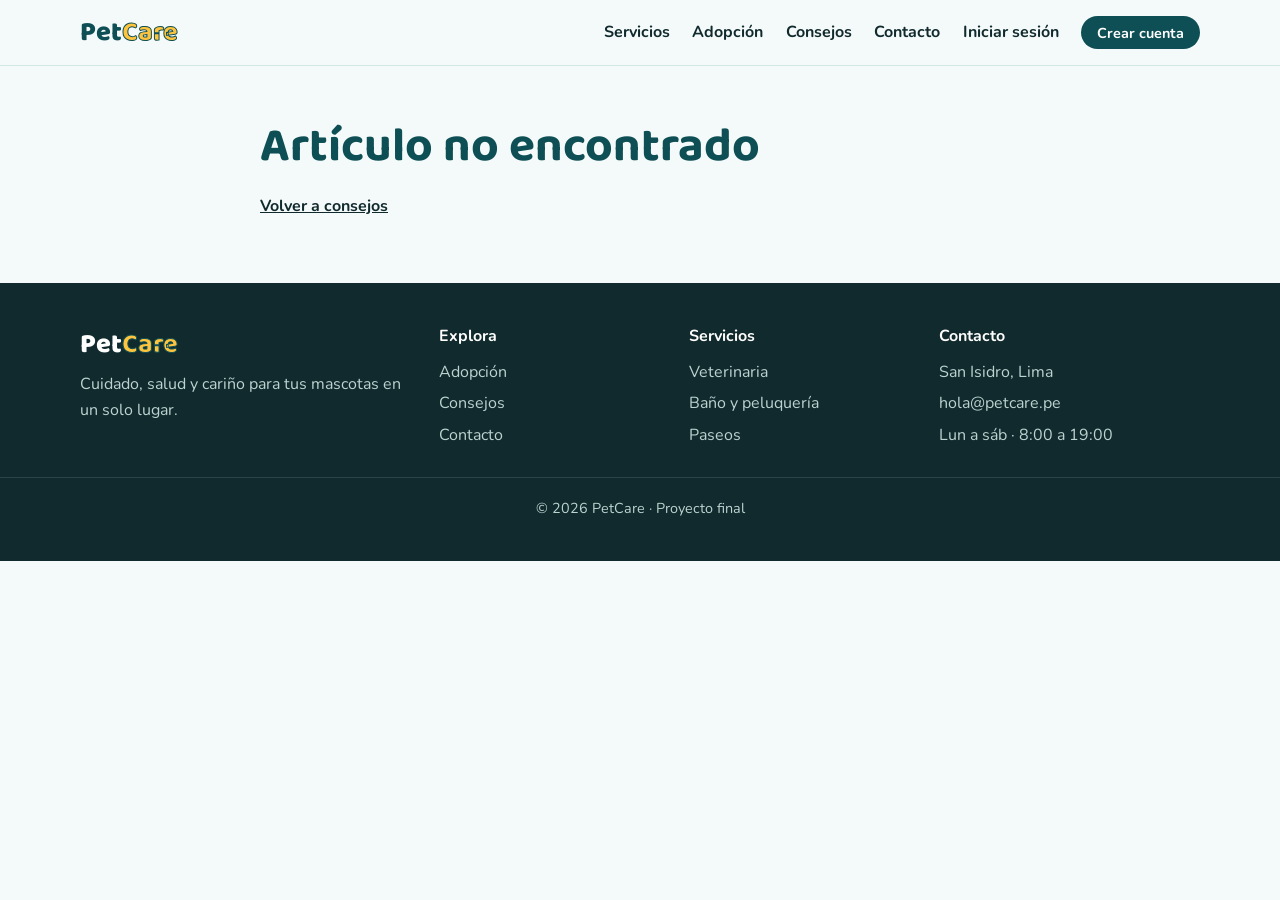
<file: articulo.html>
<!DOCTYPE html><html lang="es"><head><meta charset="UTF-8"><meta name="viewport" content="width=device-width,initial-scale=1"><title>Consejos | PetCare</title>
<meta name="description" content="PetCare: cuidado, salud y adopción de mascotas.">
<link rel="icon" href="data:image/svg+xml,<svg xmlns=%22http://www.w3.org/2000/svg%22 viewBox=%220 0 100 100%22><text y=%22.9em%22 font-size=%2290%22>🐾</text></svg>">
<link href="https://fonts.googleapis.com/css2?family=Baloo+2:wght@600;800&family=Nunito:wght@400;700;800&display=swap" rel="stylesheet">
<link rel="stylesheet" href="style.css"></head><body data-page="articulo">
<div id="nav" style="display:contents"></div>
<article class="wrap narrow art" id="art" style="padding:3rem 0"></article>
<div id="foot" style="display:contents"></div>
<script src="data.js"></script><script src="app.js"></script></body></html>
</file>
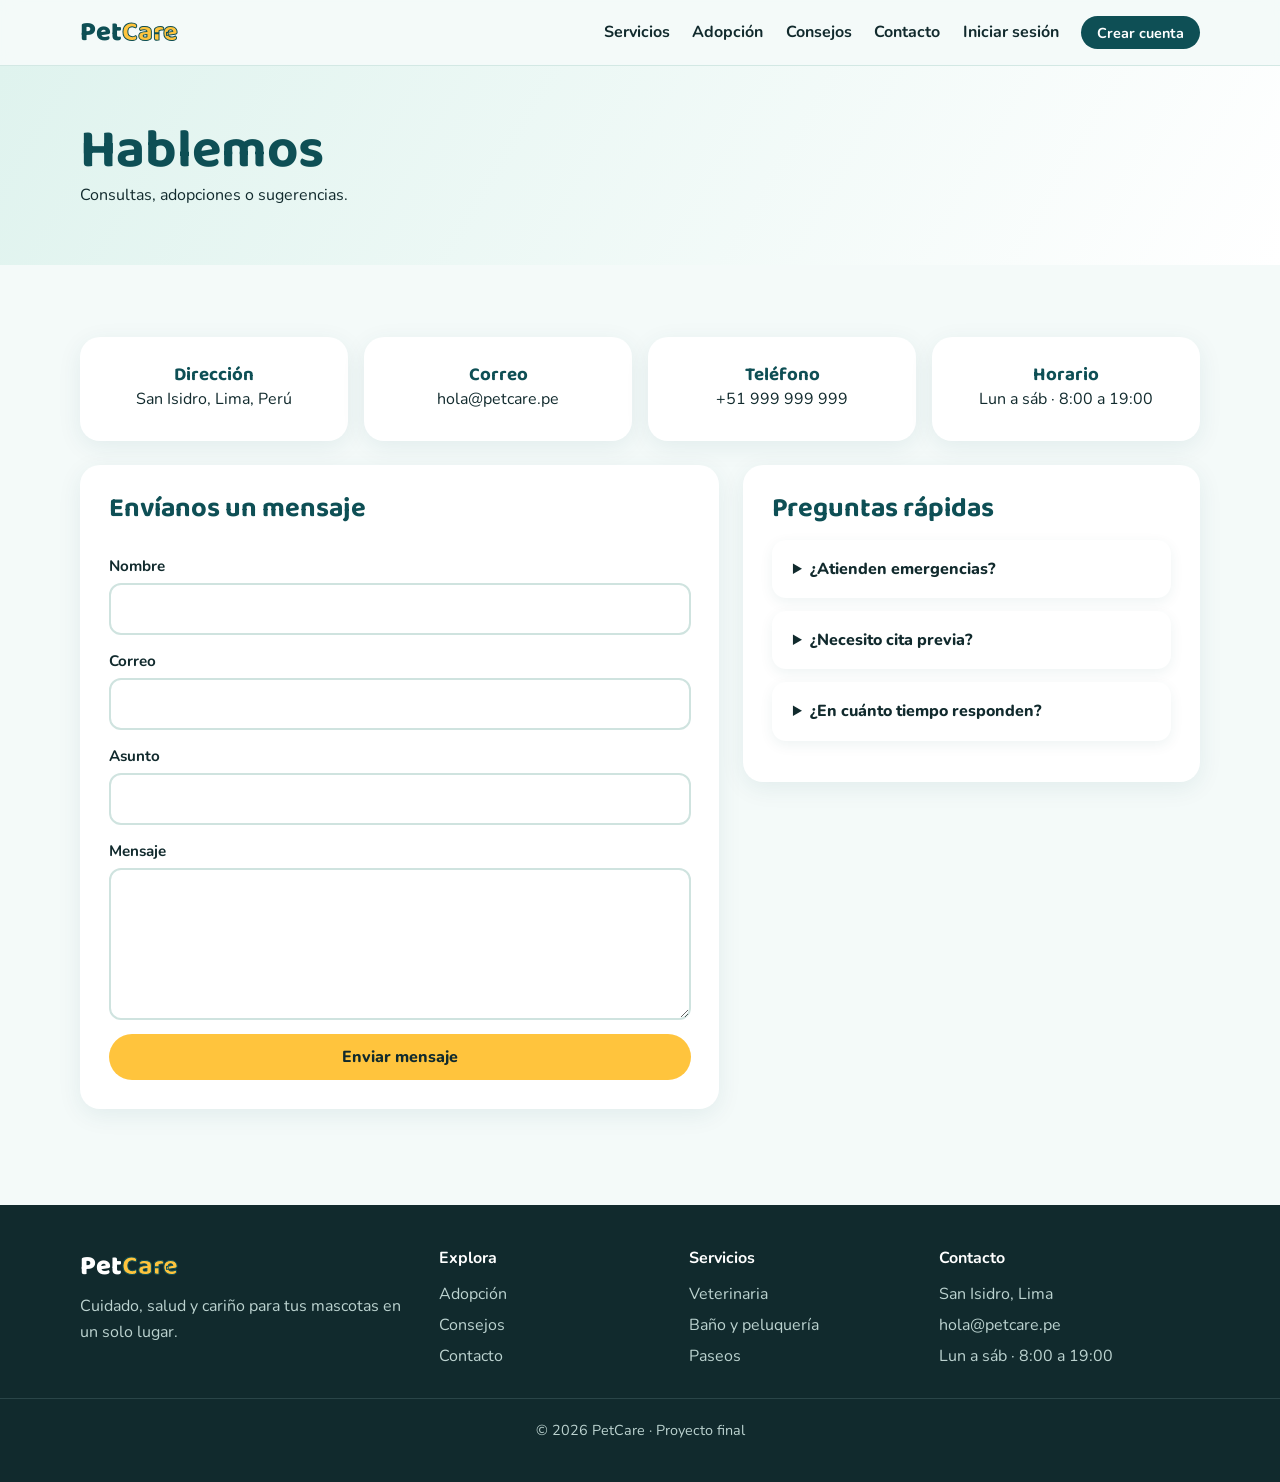
<file: contacto.html>
<!DOCTYPE html><html lang="es"><head><meta charset="UTF-8"><meta name="viewport" content="width=device-width,initial-scale=1"><title>Contacto | PetCare</title>
<meta name="description" content="PetCare: cuidado, salud y adopción de mascotas.">
<link rel="icon" href="data:image/svg+xml,<svg xmlns=%22http://www.w3.org/2000/svg%22 viewBox=%220 0 100 100%22><text y=%22.9em%22 font-size=%2290%22>🐾</text></svg>">
<link href="https://fonts.googleapis.com/css2?family=Baloo+2:wght@600;800&family=Nunito:wght@400;700;800&display=swap" rel="stylesheet">
<link rel="stylesheet" href="style.css"></head><body data-page="contacto">
<div id="nav" style="display:contents"></div>
<header class="phead"><div class="wrap"><h1>Hablemos</h1><p>Consultas, adopciones o sugerencias.</p></div></header>
<section><div class="wrap">
<div class="infocards"><div class="panel"><h3>Dirección</h3><p>San Isidro, Lima, Perú</p></div><div class="panel"><h3>Correo</h3><p>hola@petcare.pe</p></div><div class="panel"><h3>Teléfono</h3><p>+51 999 999 999</p></div><div class="panel"><h3>Horario</h3><p>Lun a sáb · 8:00 a 19:00</p></div></div>
<div class="cgrid">
<form id="fContact" class="panel"><h2>Envíanos un mensaje</h2>
<label>Nombre<input name="name" maxlength="80" required></label>
<label>Correo<input name="email" type="email" maxlength="120" required></label>
<label>Asunto<input name="subject" maxlength="100" required></label>
<label>Mensaje<textarea name="message" rows="5" maxlength="2000" required></textarea></label>
<button class="btn">Enviar mensaje</button></form>
<div class="panel"><h2>Preguntas rápidas</h2>
<details><summary>¿Atienden emergencias?</summary><p>Atendemos en horario de oficina. Para urgencias fuera de horario, acude a la clínica veterinaria más cercana.</p></details>
<details><summary>¿Necesito cita previa?</summary><p>Sí, puedes agendarla desde tu cuenta en "Mi cuenta".</p></details>
<details><summary>¿En cuánto tiempo responden?</summary><p>Respondemos en menos de 24 horas.</p></details></div></div></div></section>
<div id="foot" style="display:contents"></div>
<script src="data.js"></script><script src="app.js"></script></body></html>
</file>
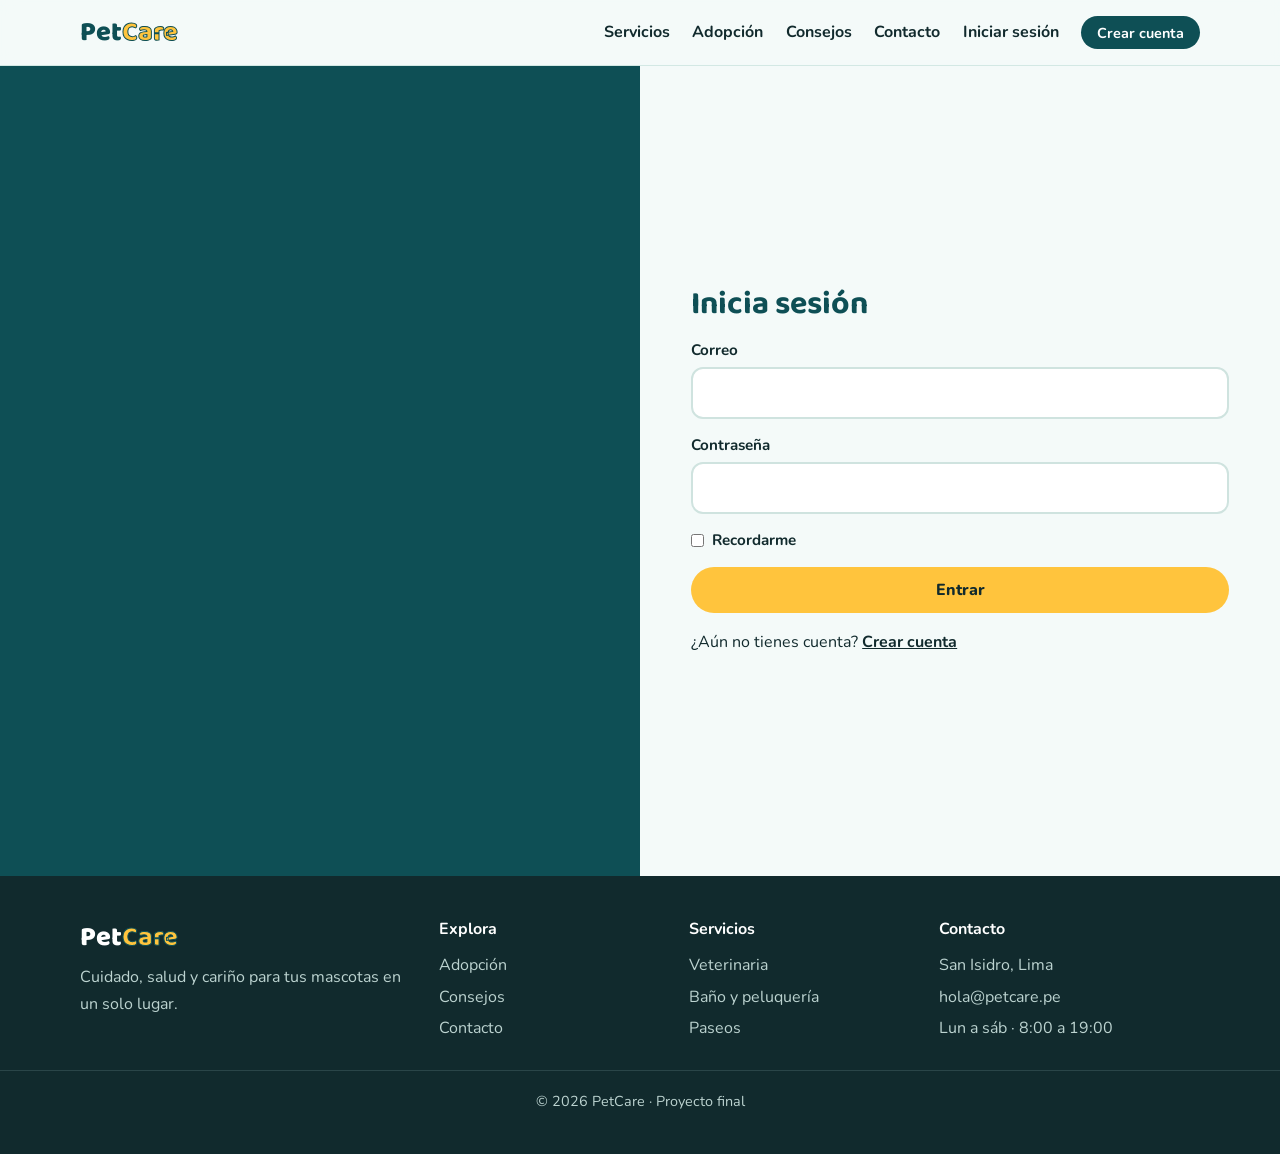
<file: login.html>
<!DOCTYPE html><html lang="es"><head><meta charset="UTF-8"><meta name="viewport" content="width=device-width,initial-scale=1"><title>Iniciar sesión | PetCare</title>
<meta name="description" content="PetCare: cuidado, salud y adopción de mascotas.">
<link rel="icon" href="data:image/svg+xml,<svg xmlns=%22http://www.w3.org/2000/svg%22 viewBox=%220 0 100 100%22><text y=%22.9em%22 font-size=%2290%22>🐾</text></svg>">
<link href="https://fonts.googleapis.com/css2?family=Baloo+2:wght@600;800&family=Nunito:wght@400;700;800&display=swap" rel="stylesheet">
<link rel="stylesheet" href="style.css"></head><body data-page="login">
<div id="nav" style="display:contents"></div>
<main class="auth"><div class="side" role="img" aria-label="Perro sonriendo"></div><div class="box"><h1>Inicia sesión</h1>
<form id="fLogin"><p class="err" role="alert"></p>
<label>Correo<input name="email" type="email" required></label>
<label>Contraseña<input name="password" type="password" required></label>
<label style="display:flex;gap:.5rem;align-items:center"><input style="width:auto" type="checkbox" name="remember"> Recordarme</label>
<button class="btn">Entrar</button></form>
<p>¿Aún no tienes cuenta? <a href="registro.html"><strong>Crear cuenta</strong></a></p></div></main>
<div id="foot" style="display:contents"></div>
<script src="data.js"></script><script src="app.js"></script></body></html>
</file>
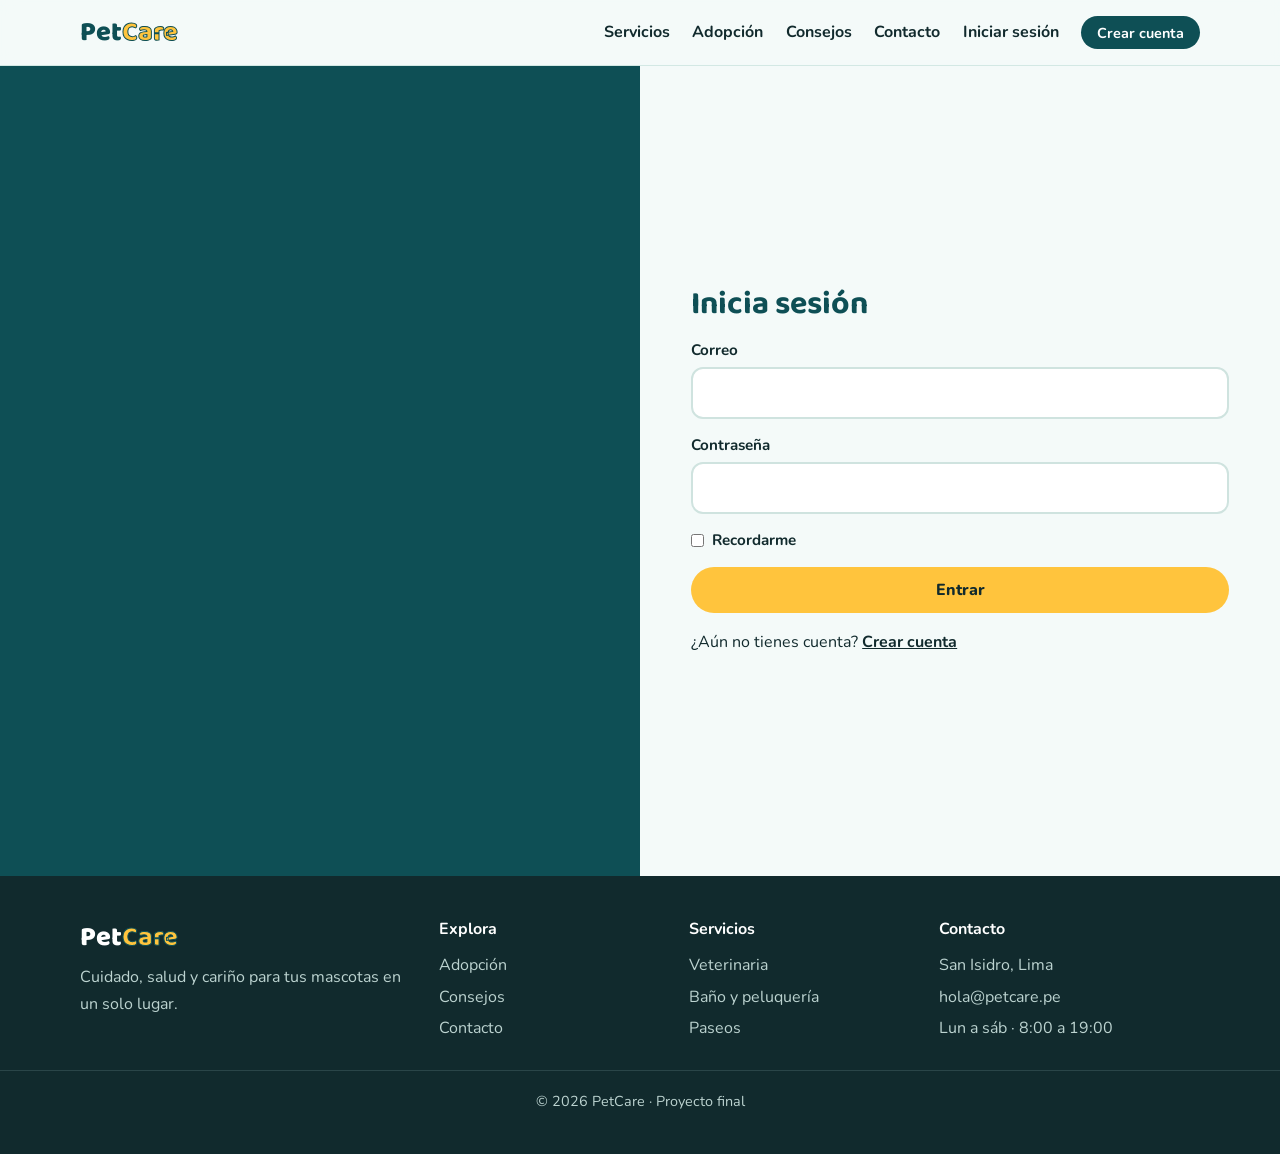
<file: mi-cuenta.html>
<!DOCTYPE html><html lang="es"><head><meta charset="UTF-8"><meta name="viewport" content="width=device-width,initial-scale=1"><title>Mi cuenta | PetCare</title>
<meta name="description" content="PetCare: cuidado, salud y adopción de mascotas.">
<link rel="icon" href="data:image/svg+xml,<svg xmlns=%22http://www.w3.org/2000/svg%22 viewBox=%220 0 100 100%22><text y=%22.9em%22 font-size=%2290%22>🐾</text></svg>">
<link href="https://fonts.googleapis.com/css2?family=Baloo+2:wght@600;800&family=Nunito:wght@400;700;800&display=swap" rel="stylesheet">
<link rel="stylesheet" href="style.css"></head><body data-page="cuenta">
<div id="nav" style="display:contents"></div>
<div class="banner" id="banner"></div>
<div class="wrap pinfo"><img class="avatar" id="av" alt=""><div class="txt"><h1 id="uName"></h1><p id="uMeta"></p><p id="uBio"></p></div><a class="btn alt" href="perfil.html">Editar perfil</a></div>
<main class="wrap dashmain"><div class="stats" id="stats"></div><div class="cols">
<div class="panel"><h2>Mis mascotas</h2>
<form id="fPet"><p class="err" role="alert"></p>
<div class="row2"><label>Nombre<input name="name" maxlength="60" required></label><label>Especie<select name="species"><option>Perro</option><option>Gato</option><option>Ave</option><option>Conejo</option><option>Hámster</option><option>Otro</option></select></label></div>
<div class="row2"><label>Raza<input name="breed" maxlength="60"></label><label>Edad (años)<input name="age" type="number" min="0" max="40"></label></div>
<label>Foto<input name="photo" type="file" accept="image/jpeg,image/png,image/webp"></label>
<button class="btn">Agregar mascota</button></form>
<div class="pets" id="pets"></div></div>
<div class="panel"><h2>Agendar cita</h2><div id="apptBox"></div><h3 style="margin-top:1.5rem">Mis citas</h3><div id="appts"></div></div></div></main>
<div id="foot" style="display:contents"></div>
<script src="data.js"></script><script src="app.js"></script></body></html>
</file>
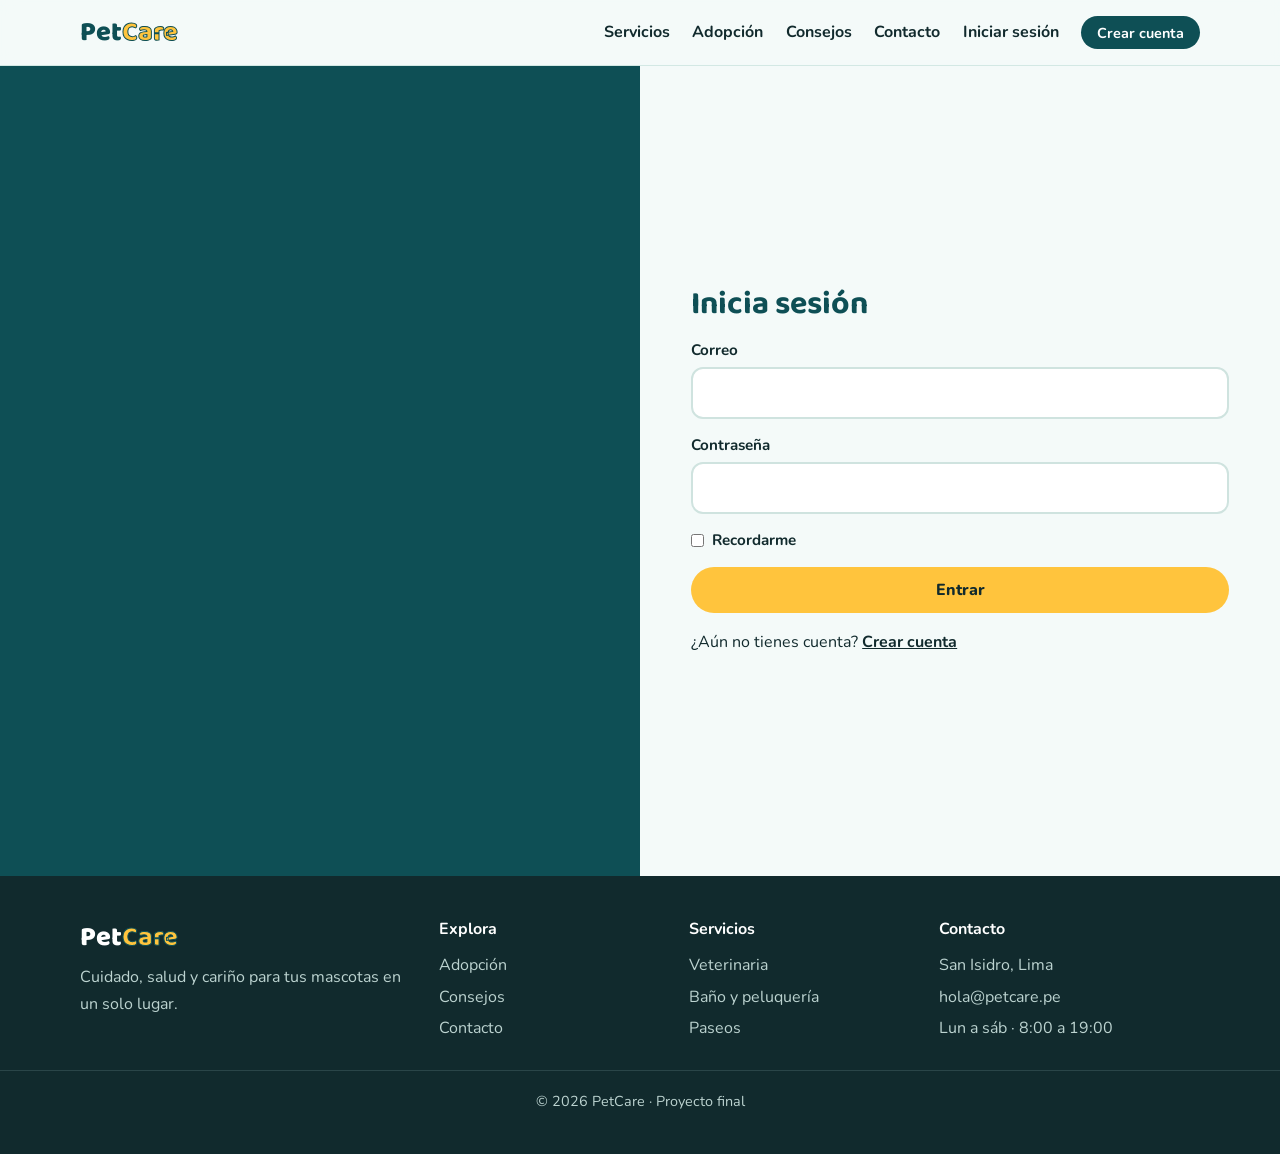
<file: perfil.html>
<!DOCTYPE html><html lang="es"><head><meta charset="UTF-8"><meta name="viewport" content="width=device-width,initial-scale=1"><title>Editar perfil | PetCare</title>
<meta name="description" content="PetCare: cuidado, salud y adopción de mascotas.">
<link rel="icon" href="data:image/svg+xml,<svg xmlns=%22http://www.w3.org/2000/svg%22 viewBox=%220 0 100 100%22><text y=%22.9em%22 font-size=%2290%22>🐾</text></svg>">
<link href="https://fonts.googleapis.com/css2?family=Baloo+2:wght@600;800&family=Nunito:wght@400;700;800&display=swap" rel="stylesheet">
<link rel="stylesheet" href="style.css"></head><body data-page="perfil">
<div id="nav" style="display:contents"></div>
<header class="phead"><div class="wrap"><h1>Editar perfil</h1><p>Personaliza tu cuenta.</p></div></header>
<main class="wrap editgrid">
<div class="panel"><h2>Banner y foto</h2>
<div class="banner small" id="banPrev"></div><div class="avrow"><img class="avatar" id="avPrev" alt="Tu foto de perfil"></div>
<form id="fAv"><p class="err" role="alert"></p><label>Foto de perfil (JPG, PNG o WEBP, máx. 3 MB)<input type="file" name="avatar" accept="image/jpeg,image/png,image/webp" required></label><button class="btn sm">Subir foto</button></form>
<button class="btn sm del" data-act="rmAv" style="margin-top:.7rem" hidden>Quitar foto</button><hr>
<form id="fBan"><p class="err" role="alert"></p><label>Banner (recomendado 1500×400, máx. 4 MB)<input type="file" name="banner" accept="image/jpeg,image/png,image/webp" required></label><button class="btn sm">Subir banner</button></form>
<button class="btn sm del" data-act="rmBan" style="margin-top:.7rem" hidden>Quitar banner</button></div>
<div>
<form id="fProf" class="panel"><h2>Datos personales</h2><p class="err" role="alert"></p>
<label>Nombre<input name="name" maxlength="80" required></label>
<label>Correo<input name="email" type="email" required></label>
<div class="row2"><label>Teléfono<input name="phone" maxlength="20"></label><label>Ciudad<input name="city" maxlength="60"></label></div>
<label>Biografía (máx. 200)<textarea name="bio" rows="3" maxlength="200"></textarea></label>
<button class="btn">Guardar cambios</button></form>
<form id="fPass" class="panel"><h2>Cambiar contraseña</h2><p class="err" role="alert"></p>
<label>Contraseña actual<input name="current_password" type="password" required></label>
<label>Nueva contraseña (mín. 6)<input name="password" type="password" required></label>
<label>Repite la nueva contraseña<input name="password_confirmation" type="password" required></label>
<button class="btn alt">Actualizar contraseña</button></form></div></main>
<div id="foot" style="display:contents"></div>
<script src="data.js"></script><script src="app.js"></script></body></html>
</file>
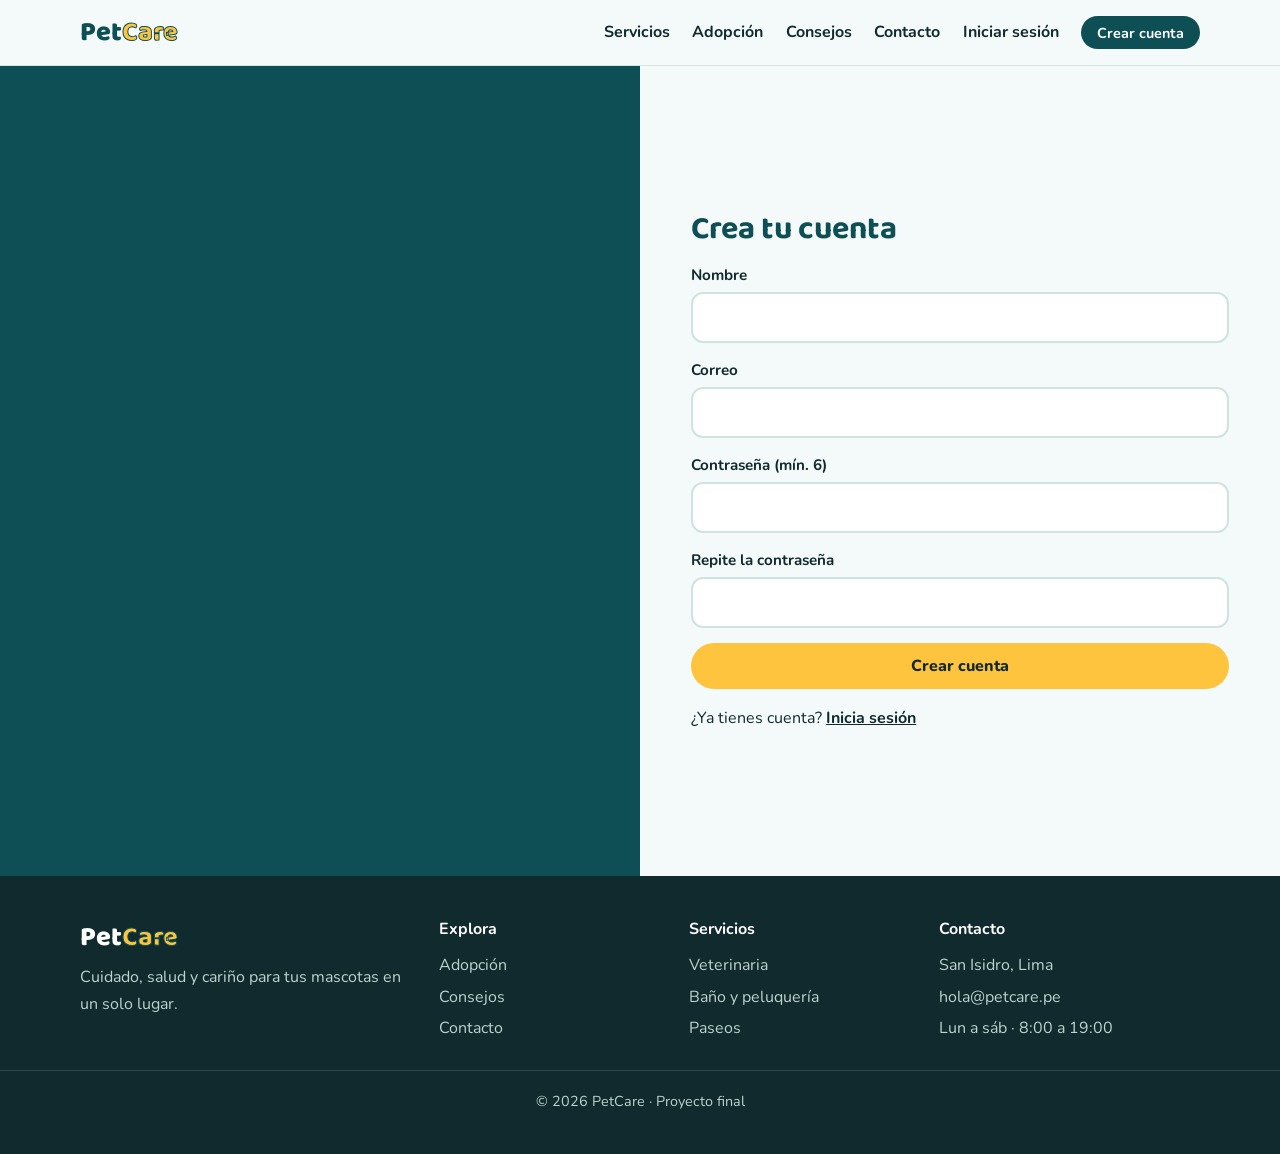
<file: registro.html>
<!DOCTYPE html><html lang="es"><head><meta charset="UTF-8"><meta name="viewport" content="width=device-width,initial-scale=1"><title>Crear cuenta | PetCare</title>
<meta name="description" content="PetCare: cuidado, salud y adopción de mascotas.">
<link rel="icon" href="data:image/svg+xml,<svg xmlns=%22http://www.w3.org/2000/svg%22 viewBox=%220 0 100 100%22><text y=%22.9em%22 font-size=%2290%22>🐾</text></svg>">
<link href="https://fonts.googleapis.com/css2?family=Baloo+2:wght@600;800&family=Nunito:wght@400;700;800&display=swap" rel="stylesheet">
<link rel="stylesheet" href="style.css"></head><body data-page="registro">
<div id="nav" style="display:contents"></div>
<main class="auth"><div class="side" role="img" aria-label="Perro sonriendo"></div><div class="box"><h1>Crea tu cuenta</h1>
<form id="fReg"><p class="err" role="alert"></p>
<label>Nombre<input name="name" maxlength="80" required></label>
<label>Correo<input name="email" type="email" required></label>
<label>Contraseña (mín. 6)<input name="password" type="password" required></label>
<label>Repite la contraseña<input name="password_confirmation" type="password" required></label>
<button class="btn">Crear cuenta</button></form>
<p>¿Ya tienes cuenta? <a href="login.html"><strong>Inicia sesión</strong></a></p></div></main>
<div id="foot" style="display:contents"></div>
<script src="data.js"></script><script src="app.js"></script></body></html>
</file>
<file: style.css>
:root{--teal:#0e4f55;--teal2:#1b7a80;--mint:#dff3ee;--sun:#ffc43d;--ink:#112a2d;--bg:#f4faf9;--white:#fff;--r:20px}
*{box-sizing:border-box;margin:0}html{scroll-behavior:smooth}
body{font-family:'Nunito',sans-serif;color:var(--ink);background:var(--bg);line-height:1.65}
h1,h2,h3{font-family:'Baloo 2',cursive;line-height:1.1;color:var(--teal)}
img{max-width:100%;display:block}a{color:inherit}
:focus-visible{outline:3px solid var(--sun);outline-offset:2px}
.wrap{width:min(1120px,92%);margin:auto}
nav{position:sticky;top:0;z-index:10;background:rgba(244,250,249,.92);backdrop-filter:blur(8px);border-bottom:1px solid #d3e8e4}
nav .wrap{display:flex;align-items:center;justify-content:space-between;padding:.7rem 0;gap:1rem}
.logo{font:800 1.7rem 'Baloo 2';color:var(--teal);text-decoration:none}.logo span{color:var(--sun);-webkit-text-stroke:1px var(--teal)}
.links{display:flex;gap:1.4rem;align-items:center}.links a{text-decoration:none;font-weight:700}
#burger{display:none;background:none;border:0;font-size:1.8rem;color:var(--teal);cursor:pointer}
.btn{display:inline-block;background:var(--sun);color:var(--ink);border:0;padding:.75rem 1.5rem;border-radius:99px;font:800 1rem 'Nunito';cursor:pointer;text-decoration:none;transition:transform .15s}
.btn:hover{transform:translateY(-2px)}.btn.alt{background:var(--teal);color:#fff}.btn.sm{padding:.4rem 1rem;font-size:.9rem}.btn.del{background:#fde2e0;color:#a3261c}
[hidden]{display:none!important}
.hero{background:linear-gradient(120deg,var(--mint),#fff);padding:4rem 0}
.hero .wrap{display:grid;grid-template-columns:1.1fr 1fr;gap:3rem;align-items:center}
.hero h1{font-size:clamp(2.4rem,6vw,4.4rem)}.hero p{margin:1.2rem 0 1.8rem;font-size:1.15rem;max-width:46ch}
.hero .pics{display:grid;grid-template-columns:1fr 1fr;gap:1rem}
.hero .pics img{width:100%;height:280px;object-fit:cover;border-radius:var(--r)}
.hero .pics img:first-child{border-radius:140px 140px var(--r) var(--r)}.hero .pics img:last-child{margin-top:2.5rem;border-radius:var(--r) var(--r) 140px 140px}
section{padding:4.5rem 0}section>.wrap>h2{font-size:clamp(2rem,4vw,2.8rem);margin-bottom:.6rem}.lead{max-width:60ch;margin-bottom:2.2rem}
.grid{display:grid;grid-template-columns:repeat(auto-fit,minmax(240px,1fr));gap:1.5rem}
.card{background:var(--white);border-radius:var(--r);overflow:hidden;box-shadow:0 6px 24px rgba(14,79,85,.08)}
.card img{height:190px;width:100%;object-fit:cover}.card div{padding:1.2rem 1.3rem 1.5rem}.card h3{font-size:1.4rem;margin-bottom:.3rem}
.band{background:var(--teal);color:#fff}.band h2{color:#fff}
.gallery{display:grid;grid-template-columns:repeat(4,1fr);gap:.8rem}.gallery img{height:220px;width:100%;object-fit:cover;border-radius:var(--r)}
.gallery img:nth-child(2),.gallery img:nth-child(5){height:290px;margin-top:-35px}
footer{background:var(--ink);color:#bcd3d0;padding:2.5rem 0;text-align:center}
.auth{min-height:90vh;display:grid;grid-template-columns:1fr 1fr}
.auth .side{background:url(https://images.unsplash.com/photo-1601758228041-f3b2795255f1?w=900&q=70) center/cover var(--teal)}
.auth .box{padding:3rem 8%;display:flex;flex-direction:column;justify-content:center;gap:1rem}
form{display:grid;gap:.9rem}label{font-weight:700;font-size:.95rem;display:grid;gap:.25rem}
input,select,textarea{padding:.7rem .9rem;border:2px solid #cfe3df;border-radius:12px;font:inherit;background:#fff;width:100%}
input:focus,select:focus,textarea:focus{border-color:var(--teal2);outline:0}
.msg{padding:.7rem 1rem;border-radius:12px;background:#fde2e0;color:#a3261c;font-weight:700}.msg:empty{display:none}
.tabs{display:flex;gap:.5rem}.tabs button{flex:1;padding:.6rem;border:0;border-radius:99px;background:var(--mint);font:800 1rem 'Nunito';cursor:pointer}.tabs .on{background:var(--teal);color:#fff}
.dash{display:grid;grid-template-columns:300px 1fr;gap:2rem;padding:2.5rem 0}
.profile{background:#fff;border-radius:var(--r);padding:2rem;text-align:center;align-self:start;box-shadow:0 6px 24px rgba(14,79,85,.08);position:sticky;top:80px}
.avatar{width:140px;height:140px;border-radius:50%;object-fit:cover;margin:0 auto 1rem;border:5px solid var(--sun);background:var(--mint)}
.panel{background:#fff;border-radius:var(--r);padding:1.8rem;margin-bottom:1.5rem;box-shadow:0 6px 24px rgba(14,79,85,.08)}
.panel h2{font-size:1.7rem;margin-bottom:1rem}.row2{display:grid;grid-template-columns:1fr 1fr;gap:.9rem}
.pets{display:grid;grid-template-columns:repeat(auto-fill,minmax(200px,1fr));gap:1rem;margin-top:1.5rem}
.pet{border:2px solid var(--mint);border-radius:var(--r);overflow:hidden}.pet img{height:150px;width:100%;object-fit:cover;background:var(--mint)}.pet div{padding:.9rem}
.appt{display:flex;justify-content:space-between;align-items:center;gap:1rem;padding:.9rem 0;border-bottom:1px solid #e3efec}
.empty{color:#5d7a7c;padding:1rem 0}
@media(max-width:860px){
#burger{display:block}.links{display:none;position:absolute;top:100%;left:0;right:0;background:#fff;flex-direction:column;padding:1.2rem;border-bottom:1px solid #d3e8e4}.links.open{display:flex}
.hero .wrap,.auth,.dash{grid-template-columns:1fr}.hero{padding:2.5rem 0}.hero .pics img{height:200px}.auth .side{min-height:200px}
.gallery{grid-template-columns:1fr 1fr}.gallery img:nth-child(n){height:180px;margin-top:0}.profile{position:static}.row2{grid-template-columns:1fr}}
@media(prefers-reduced-motion:reduce){*{transition:none!important;scroll-behavior:auto}}
small{color:var(--teal2);font-weight:800}.mint{background:var(--mint)}.narrow{max-width:760px}
.statsbar{background:var(--teal);color:#fff}.statsbar .wrap{display:grid;grid-template-columns:repeat(4,1fr);gap:1rem;padding:1.6rem 0;text-align:center}
.statsbar b{display:block;font:800 2rem 'Baloo 2'}.statsbar span{opacity:.85}
.steps{display:grid;grid-template-columns:repeat(auto-fit,minmax(220px,1fr));gap:2rem;margin-top:1.5rem}
.steps span{display:grid;place-items:center;width:48px;height:48px;border-radius:50%;background:var(--sun);font:800 1.4rem 'Baloo 2';margin-bottom:.6rem}
details{background:#fff;border-radius:14px;padding:1rem 1.3rem;margin-bottom:.8rem;box-shadow:0 4px 14px rgba(14,79,85,.07)}
summary{font-weight:800;cursor:pointer}details p{margin-top:.6rem}
.cta{background:var(--teal);color:#fff;text-align:center}.cta h2{color:#fff}.cta p{margin:.6rem 0 1.4rem}
.phead{background:linear-gradient(120deg,var(--mint),#fff);padding:3.5rem 0}.phead h1{font-size:clamp(2.2rem,5vw,3.4rem)}
.filters{display:flex;gap:.6rem;flex-wrap:wrap;margin-bottom:1.8rem}
.cgrid{display:grid;grid-template-columns:1.4fr 1fr;gap:1.5rem;align-items:start}
.art h1{font-size:clamp(2rem,5vw,3rem);margin:.4rem 0 1.2rem}.art img{border-radius:var(--r);margin-bottom:1.5rem;width:100%;max-height:380px;object-fit:cover}.art p{margin-bottom:1rem}.art h2{margin:2rem 0 1rem}
.fgrid{display:grid;grid-template-columns:1.5fr 1fr 1fr 1.2fr;gap:2rem;text-align:left;padding-bottom:1.5rem}
footer h4{color:#fff;margin-bottom:.6rem}footer .fgrid a,footer .fgrid p{display:block;color:#bcd3d0;text-decoration:none;margin-bottom:.3rem}.copy{border-top:1px solid #2a4548;padding-top:1.2rem;font-size:.9rem}
.stats{display:grid;grid-template-columns:repeat(3,1fr);gap:1rem;margin-bottom:1.5rem}
.stats div{background:#fff;border-radius:var(--r);padding:1.2rem;text-align:center;box-shadow:0 6px 24px rgba(14,79,85,.08)}
.stats b{display:block;font:800 1.9rem 'Baloo 2';color:var(--teal)}
@media(max-width:860px){.statsbar .wrap{grid-template-columns:1fr 1fr}.cgrid,.fgrid{grid-template-columns:1fr}.stats{grid-template-columns:1fr}}

/* ---- Mensajes ---- */
.flash{background:#dff3ee;color:#0e4f55;font-weight:700;padding:.8rem 1rem;border-radius:12px;margin:1rem auto;width:min(1120px,92%)}
.err{color:#a3261c;font-size:.9rem;font-weight:700}.err:empty{display:none}
hr{border:0;border-top:1px solid #e3efec;margin:1.3rem 0}
/* ---- Menú de usuario ---- */
details.user{position:relative;background:none;box-shadow:none;padding:0;margin:0}
details.user summary{display:flex;align-items:center;gap:.5rem;cursor:pointer;list-style:none;font-weight:800;padding:.25rem .5rem;border-radius:99px;background:var(--mint)}
details.user summary::-webkit-details-marker{display:none}
.avatar-sm{width:34px;height:34px;border-radius:50%;object-fit:cover;border:2px solid var(--sun)}
.menu{position:absolute;right:0;top:calc(100% + .5rem);min-width:190px;background:#fff;border-radius:14px;box-shadow:0 12px 32px rgba(14,79,85,.18);padding:.5rem;display:grid;gap:.2rem;z-index:20}
.menu a,.menu button{display:block;width:100%;text-align:left;padding:.6rem .8rem;border-radius:10px;border:0;background:none;font:700 1rem 'Nunito';cursor:pointer;color:var(--ink);text-decoration:none}
.menu a:hover,.menu button:hover{background:var(--mint)}
/* ---- Perfil ---- */
.banner{height:220px;background:linear-gradient(120deg,var(--teal),var(--teal2) 60%,var(--sun));background-size:cover;background-position:center}
.banner.small{height:130px;border-radius:var(--r);margin-bottom:-45px}
.avrow{padding-left:1.2rem;margin-bottom:1rem}.avrow .avatar{width:90px;height:90px;margin:0;border-color:#fff}
.pinfo{display:flex;gap:1.5rem;align-items:flex-end;margin-top:-70px;flex-wrap:wrap}
.pinfo .avatar{margin:0;width:140px;height:140px;border-color:#fff;box-shadow:0 6px 20px rgba(0,0,0,.15)}
.pinfo .txt{flex:1;min-width:220px;padding-bottom:.3rem}.pinfo h1{font-size:2rem}
.dashmain{padding:2rem 0 3rem}.cols{display:grid;grid-template-columns:1fr 1fr;gap:1.5rem;align-items:start}
.editgrid{display:grid;grid-template-columns:1fr 1.2fr;gap:1.5rem;padding:2.5rem 0;align-items:start}
/* ---- Inicio y páginas ---- */
.feats{display:grid;grid-template-columns:repeat(auto-fit,minmax(220px,1fr));gap:1.3rem;margin-top:1.5rem}
.feat{background:#fff;border-radius:var(--r);padding:1.5rem;box-shadow:0 6px 24px rgba(14,79,85,.08)}
.feat span{font:800 1.6rem 'Baloo 2';color:var(--sun);-webkit-text-stroke:1px var(--teal)}
.team{display:grid;grid-template-columns:repeat(auto-fit,minmax(200px,1fr));gap:1.3rem}
.member{background:#fff;border-radius:var(--r);padding:1.6rem;text-align:center;box-shadow:0 6px 24px rgba(14,79,85,.08)}
.initials{width:84px;height:84px;border-radius:50%;background:var(--teal);color:var(--sun);display:grid;place-items:center;font:800 1.8rem 'Baloo 2';margin:0 auto .8rem}
.plans{display:grid;grid-template-columns:repeat(auto-fit,minmax(250px,1fr));gap:1.5rem;align-items:stretch}
.plan{position:relative;background:#fff;border:2px solid var(--mint);border-radius:var(--r);padding:2rem;text-align:center;display:grid;gap:.8rem;align-content:start}
.plan.hot{border-color:var(--sun);box-shadow:0 12px 32px rgba(14,79,85,.15)}
.plan .price{font:800 2.6rem 'Baloo 2';color:var(--teal)}.plan .price small{font-size:1rem;color:#5d7a7c}
.plan ul{list-style:none;padding:0;display:grid;gap:.4rem}.plan li::before{content:"✓ ";color:var(--teal2);font-weight:800}
.badge{position:absolute;top:-14px;left:50%;transform:translateX(-50%);background:var(--sun);padding:.2rem 1rem;border-radius:99px;font-weight:800;font-size:.85rem}
.check{list-style:none;padding:0;display:grid;gap:.5rem}.check li::before{content:"✓ ";color:var(--teal2);font-weight:800}
.infocards{display:grid;grid-template-columns:repeat(auto-fit,minmax(200px,1fr));gap:1rem;margin-bottom:1.5rem}
.infocards .panel{margin:0;text-align:center}
/* ---- Categorías de consejos ---- */
.sh{font-size:1.6rem;margin-bottom:1rem}
.cats{display:grid;grid-template-columns:repeat(auto-fit,minmax(130px,1fr));gap:.9rem;margin-bottom:2.5rem}
.cat{display:grid;gap:.1rem;justify-items:center;text-align:center;background:#fff;border:2px solid var(--mint);border-radius:var(--r);padding:1.1rem .6rem;text-decoration:none;transition:transform .15s,border-color .15s}
.cat span{font-size:2rem;line-height:1.3}.cat b{font-family:'Baloo 2',cursive;color:var(--teal);font-size:1.1rem}
.cat:hover,.cat.on{border-color:var(--sun);background:var(--mint);transform:translateY(-3px)}
.featured{display:grid;grid-template-columns:1.1fr 1fr;background:#fff;border-radius:var(--r);overflow:hidden;box-shadow:0 6px 24px rgba(14,79,85,.08);text-decoration:none;margin-bottom:1.5rem}
.featured img{width:100%;height:100%;min-height:280px;object-fit:cover}
.featured>div{padding:2rem;display:grid;align-content:center;gap:.6rem}.featured h2{font-size:2rem}
@media(max-width:860px){
.cols,.editgrid{grid-template-columns:1fr}.banner{height:150px}
.pinfo{margin-top:-55px;flex-direction:column;align-items:center;text-align:center}.pinfo .avatar{width:110px;height:110px}
details.user{width:100%}details.user summary{justify-content:center}
.menu{position:static;box-shadow:none;margin-top:.5rem;background:var(--bg)}
.featured{grid-template-columns:1fr}.featured img{min-height:200px}.cats{grid-template-columns:repeat(3,1fr)}}
</file>
